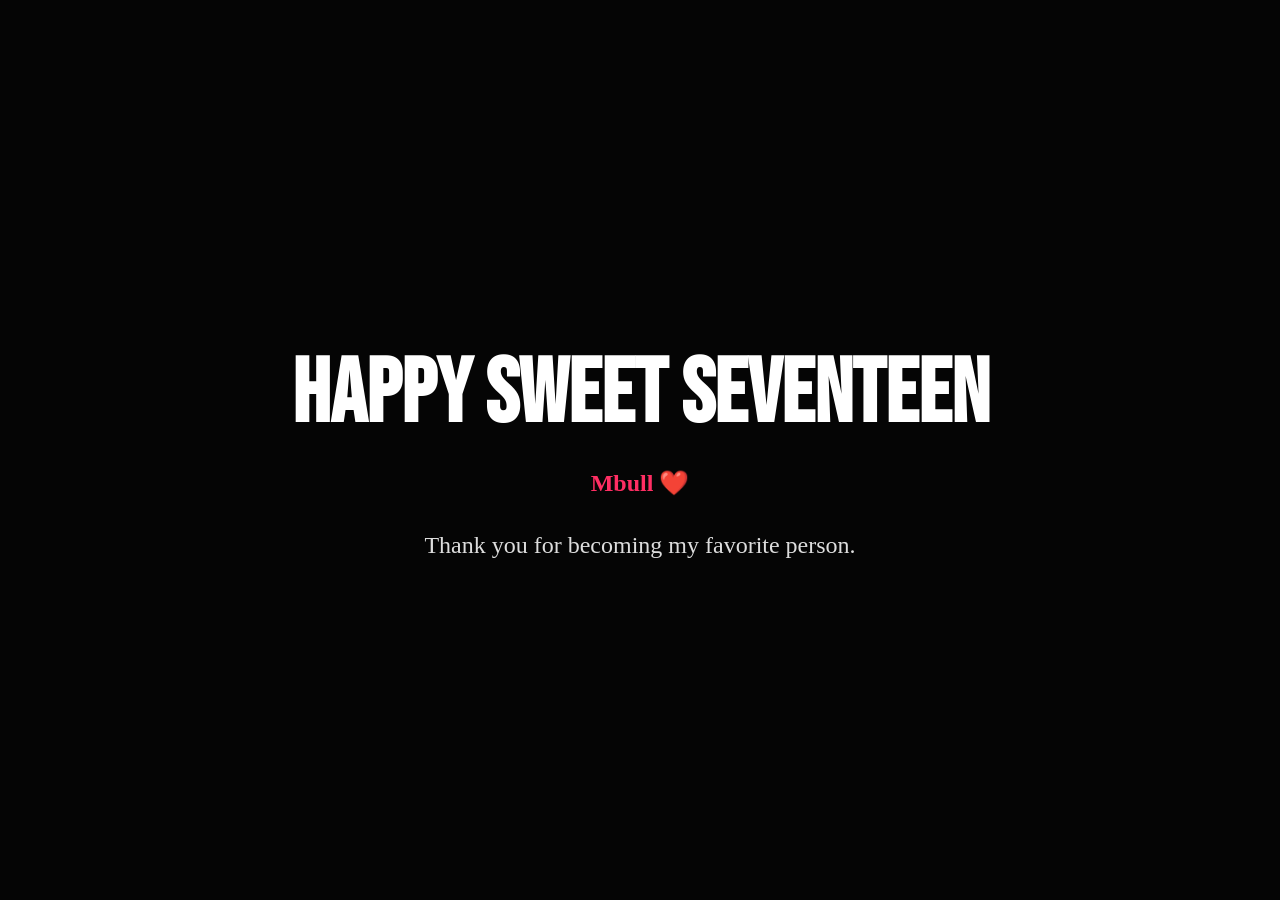
<file: pages/finale.html>
<!DOCTYPE html>
<html lang="en">

<head>

    <meta charset="UTF-8">
    <meta name="viewport" content="width=device-width, initial-scale=1.0">

    <title>Chapter III | The Little Things</title>

    <link rel="stylesheet" href="../css/style.css">
    <link rel="stylesheet" href="../css/animations.css">

</head>
<body>
<section id="finale">

    <canvas id="starsCanvas"></canvas>

    <div class="final-content">

        <h1>Happy Sweet Seventeen</h1>

        <h2>Mbull ❤️</h2>

        <p>

            Thank you for becoming
            my favorite person.

        </p>

    </div>

</section>

<script src="../js/cursor.js"></script>
<script src="../js/main.js"></script>

</body>
</file>
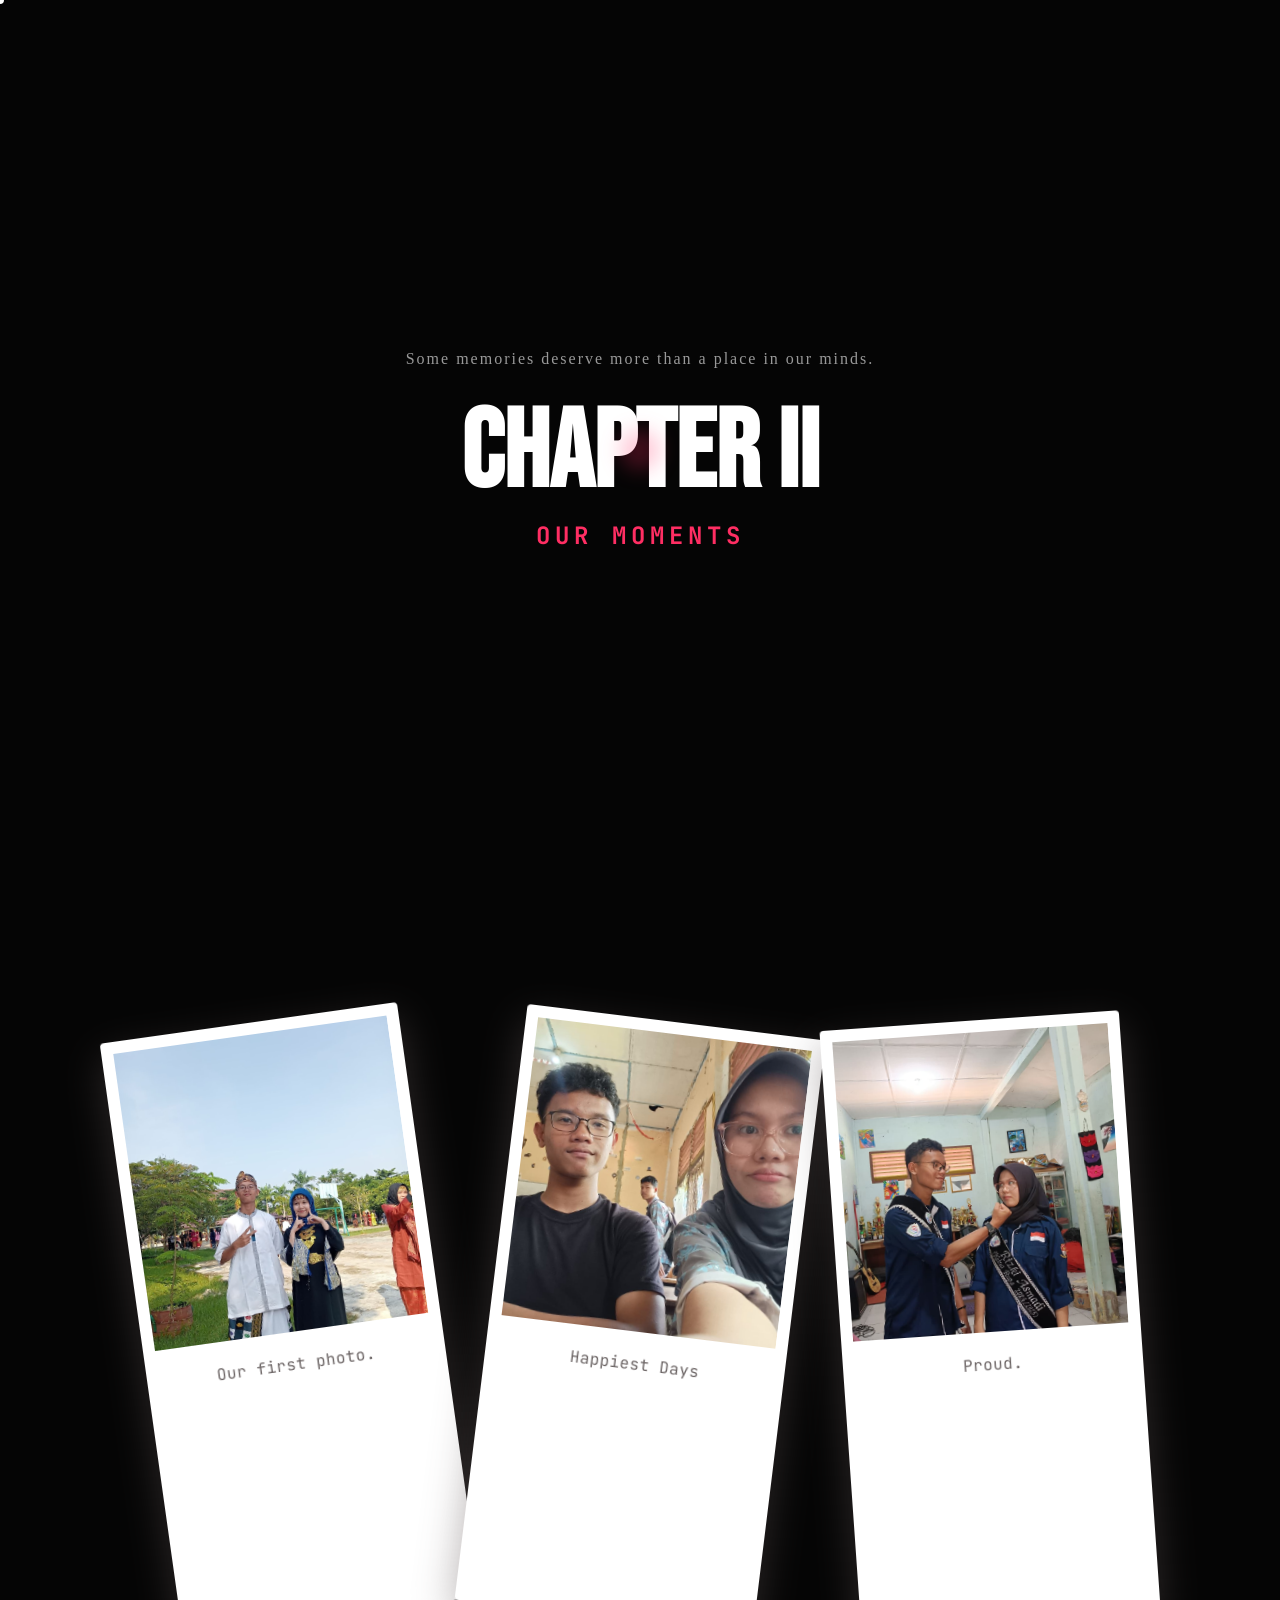
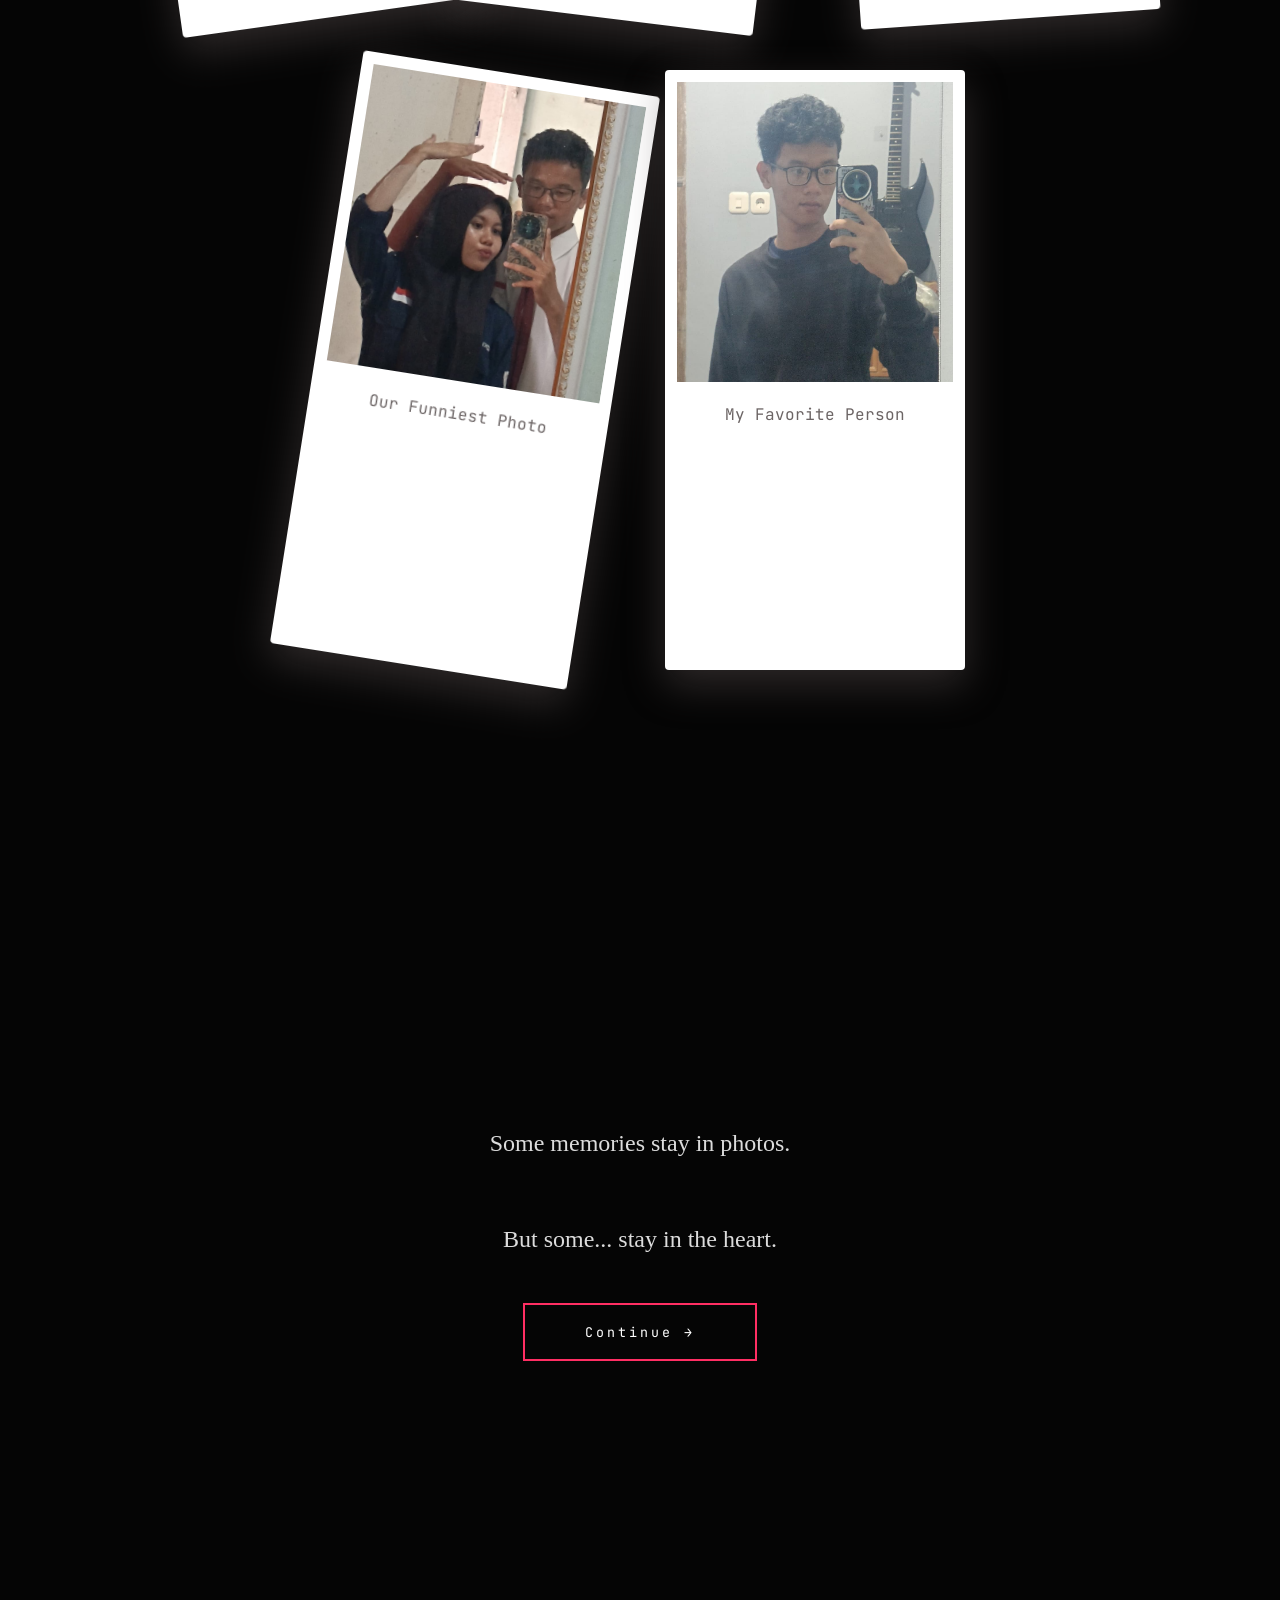
<file: pages/gallery.html>
<!DOCTYPE html>
<html lang="en">

<head>

    <meta charset="UTF-8">
    <meta name="viewport" content="width=device-width, initial-scale=1.0">

    <title>Chapter II | Our Moments</title>

    <link rel="stylesheet" href="../css/style.css">
    <link rel="stylesheet" href="../css/animations.css">

</head>

<body>

<section id="gallery-intro">

    <div class="gallery-title">

        <p>Some memories deserve more than a place in our minds.</p>

        <h1>CHAPTER II</h1>

        <h2>OUR MOMENTS</h2>

    </div>

</section>

<section id="gallery-container">

    <div class="polaroid">

    <div class="polaroid-inner">

        <!-- FRONT -->
        <div class="polaroid-front">

            <img src="../assets/images/photo1.jpeg">

            <p>Our first photo.</p>

        </div>

        <!-- BACK -->
        <div class="polaroid-back">

            <h3>The Beginning</h3>

            <p>Before We Were "Us"
                We weren't close yet.
                We only knew each other's names.
                That day, we were both wearing our parents' clothes for an event, and I don't think either of us realized that we'd be standing here someday.
                Looking back at this photo now...
                maybe our story had already started long before we noticed it.
            </p>

        </div>

    </div>

</div>

    <div class="polaroid">

    <div class="polaroid-inner">

        <!-- FRONT -->
        <div class="polaroid-front">

            <img src="../assets/images/photo2.jpeg">

            <p>Happiest Days</p>

        </div>

        <!-- BACK -->
        <div class="polaroid-back">

            <h3>One of My Happiest Days</h3>

            <p>Just UNO, But So Much More
                It was only a free period at school.
                We played UNO, sat next to each other, laughed over the smallest things, and took this selfie together.
                Nothing extraordinary happened that day.
                Yet somehow...
                it became one of my favorite memories with you.
                Funny how the simplest moments can become the happiest ones.
            </p>

        </div>

    </div>

</div>

    <div class="polaroid">

    <div class="polaroid-inner">

        <!-- FRONT -->
        <div class="polaroid-front">

            <img src="../assets/images/photo3.jpeg">

            <p>Proud.</p>

        </div>

        <!-- BACK -->
        <div class="polaroid-back">

            <h3>A Moment I'm Proud Of</h3>

            <p>Standing Beside You
                This was the day you officially handed over your position.
                We both wore our uniforms and our sashes, and I couldn't stop thinking about how proud I was to see you there.
                You looked so confident.
                So cool.
                And honestly...
                I couldn't take my eyes off you.
            </p>

        </div>

    </div>

</div>

    <div class="polaroid">

    <div class="polaroid-inner">

        <!-- FRONT -->
        <div class="polaroid-front">

            <img src="../assets/images/photo4.jpeg">

            <p>Our Funniest Photo</p>

        </div>

        <!-- BACK -->
        <div class="polaroid-back">

            <h3>Our Funniest Photo</h3>

            <p>Who's Taller?
                I still laugh every time I look at this picture.
                We were secretly comparing our heights without saying much, and somehow this silly moment became one of the cutest photos we have.
                It's not perfect.
                It's not planned.
                But that's exactly why I love it.
            </p>

        </div>

    </div>

</div>

    <div class="polaroid">

    <div class="polaroid-inner">

        <!-- FRONT -->
        <div class="polaroid-front">

            <img src="../assets/images/photo5.jpeg">

            <p>My Favorite Person</p>

        </div>
 
        <!-- BACK -->
        <div class="polaroid-back">

            <h3>My Favorite Person</h3>

            <p>You.
                Out of all the photos in this little website...
                this one is my favorite.
                Not because it's the best picture.
                But because it has the person who slowly became my safest place, my biggest comfort, and one of the best things that ever happened to me.
                Thank you for existing.
                And thank you...
                for choosing to stay.
            </p>

        </div>

    </div>

</div>

</section>

<section id="gallery-end">

    <p>
        Some memories stay in photos.
        <br><br>
        But some...
        stay in the heart.
    </p>

    <button id="nextLittle">
        Continue →
    </button>

</section>

<div id="cursor"></div>
<div id="cursor-glow"></div>

<script src="../js/cursor.js"></script>
<script src="../js/gallery.js"></script>

</body>

</html>
</file>
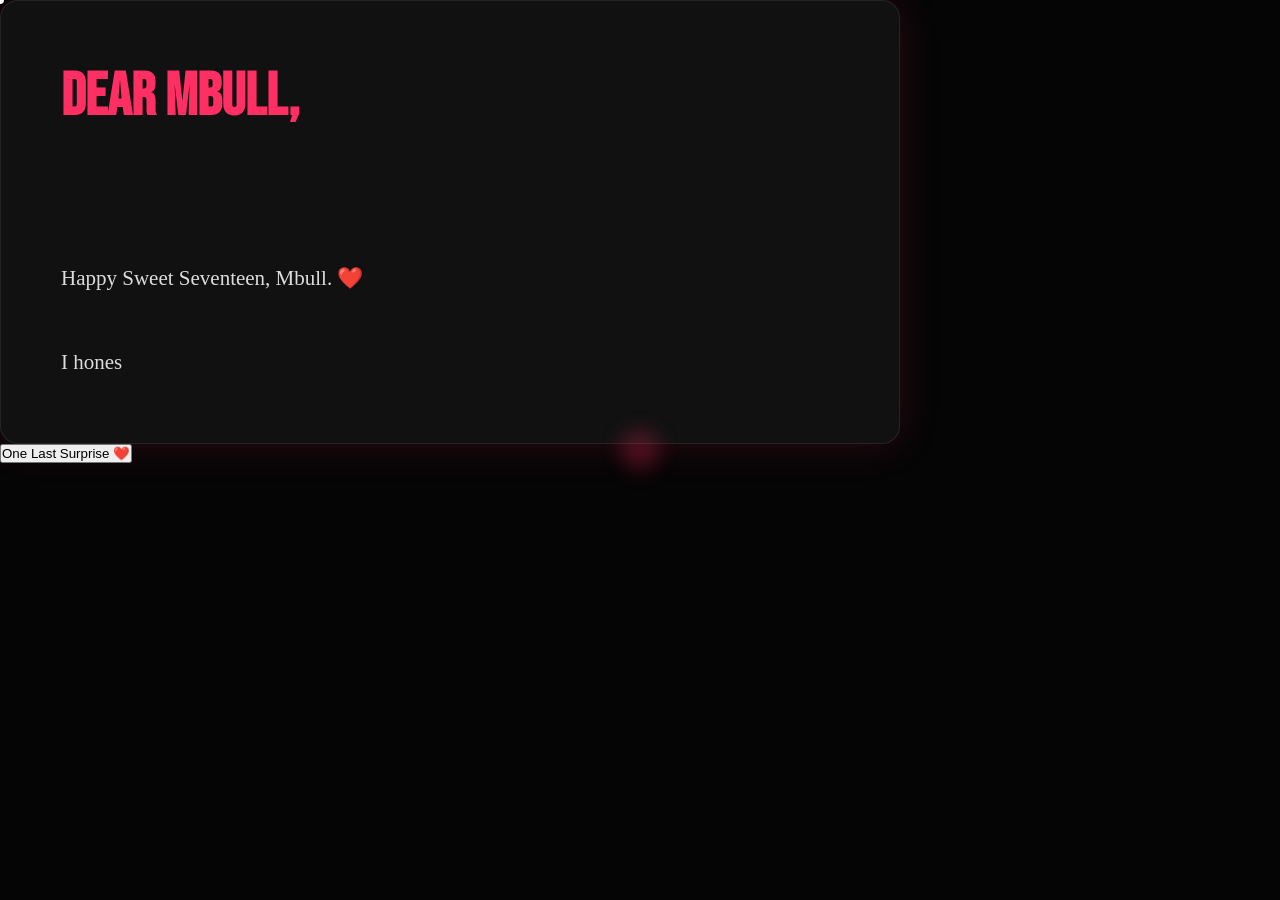
<file: pages/letter.html>
<!DOCTYPE html>
<html lang="en">

<head>

<meta charset="UTF-8">
<meta name="viewport" content="width=device-width, initial-scale=1.0">

<title>Secret Letter</title>

<link rel="stylesheet" href="../css/style.css">
<link rel="stylesheet" href="../css/animations.css">

</head>

<body>

<div id="cursor"></div>
<div id="cursor-glow"></div>

<section id="letter">

    <div class="letter-paper">

        <h1>Dear Mbull,</h1>

        <p id="typing"></p>

    </div>

</section>

<button id="finalBtn">
    One Last Surprise ❤️
</button>

<script src="../js/cursor.js"></script>
<script src="../js/letter.js"></script>

</body>

</html>
</file>
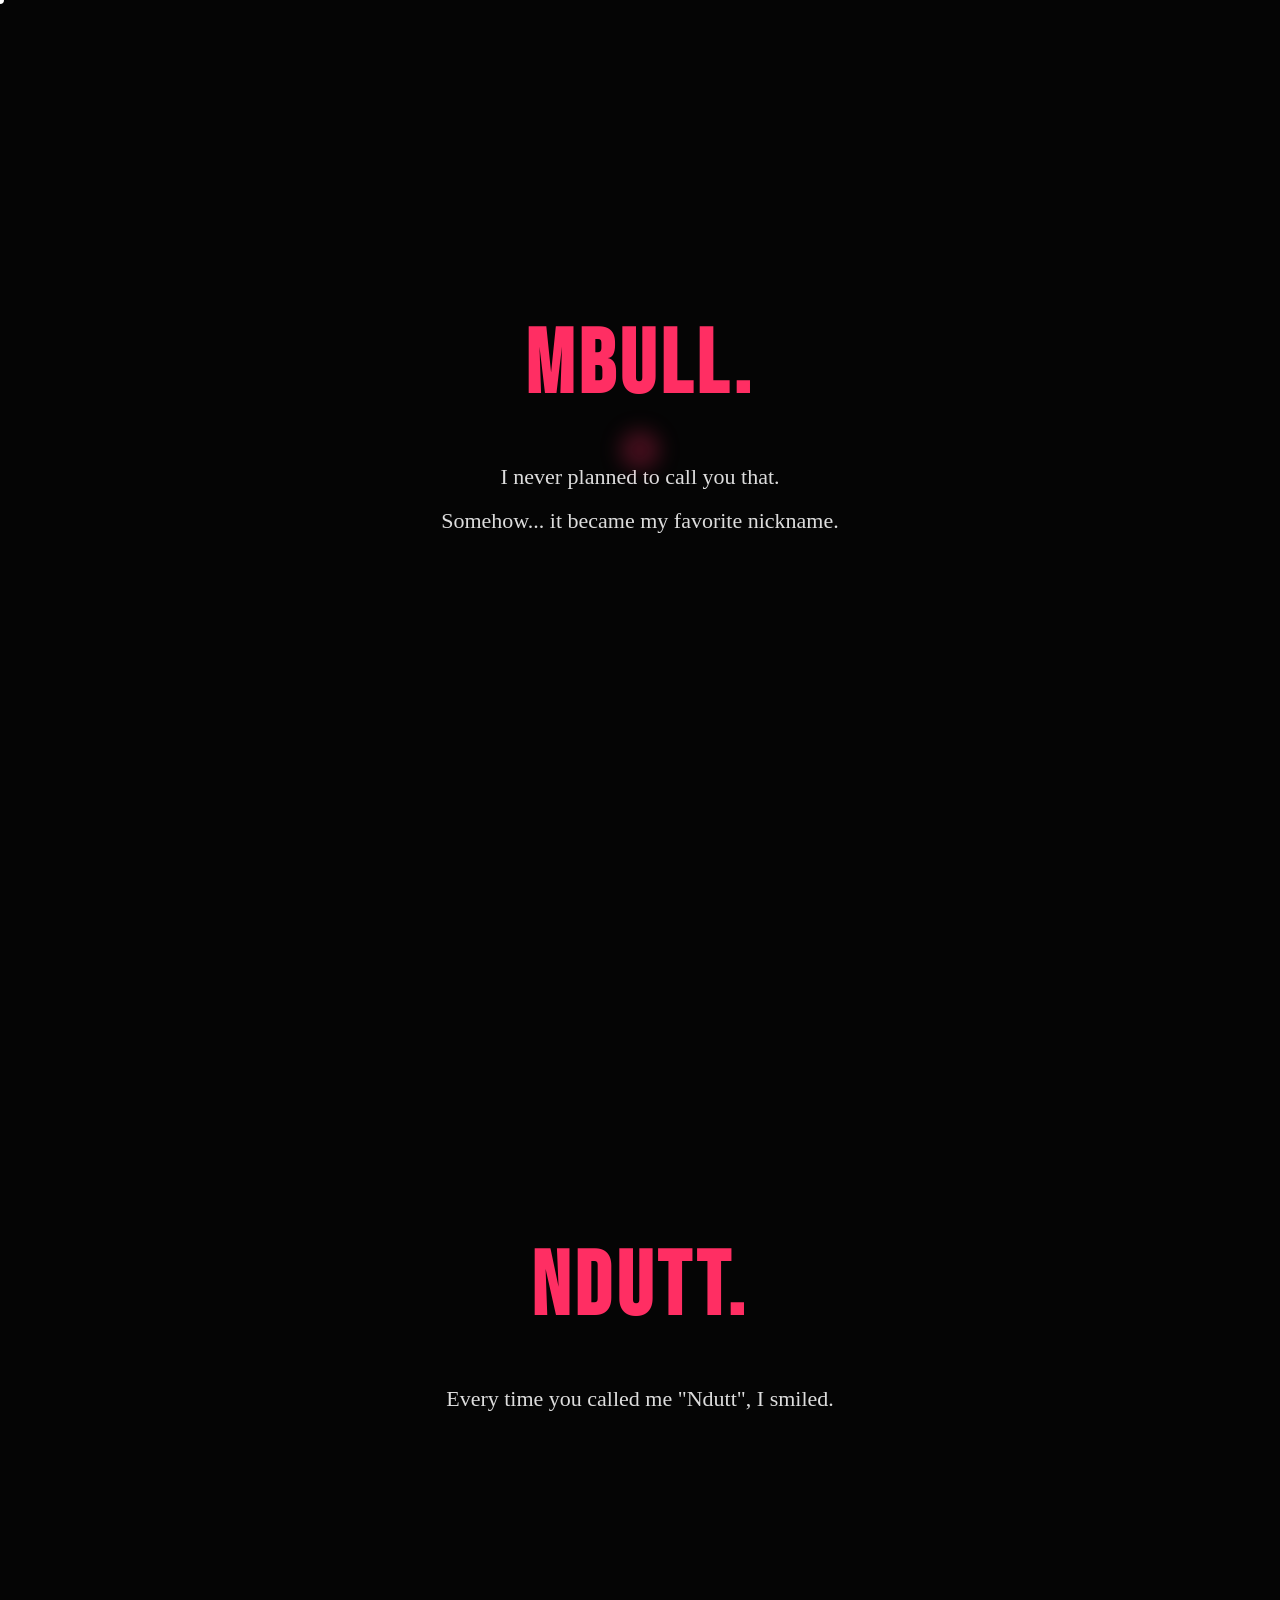
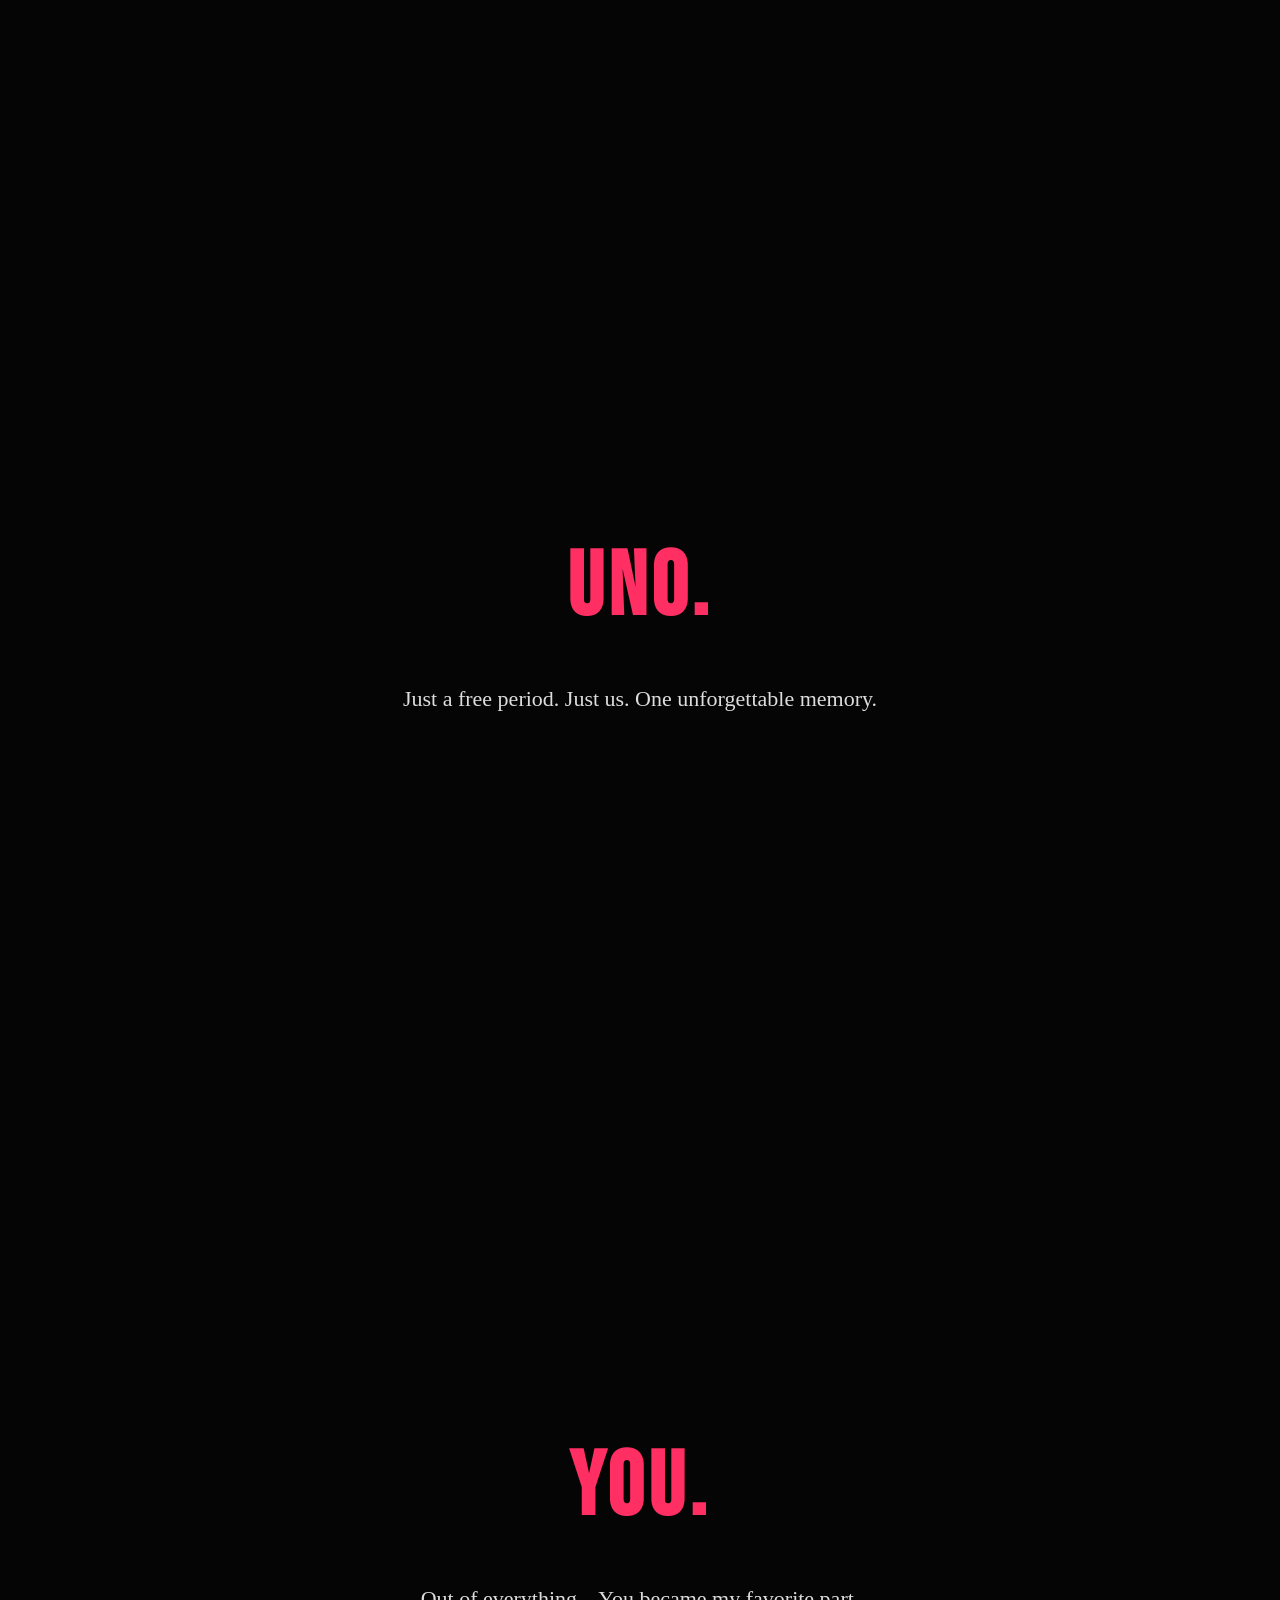
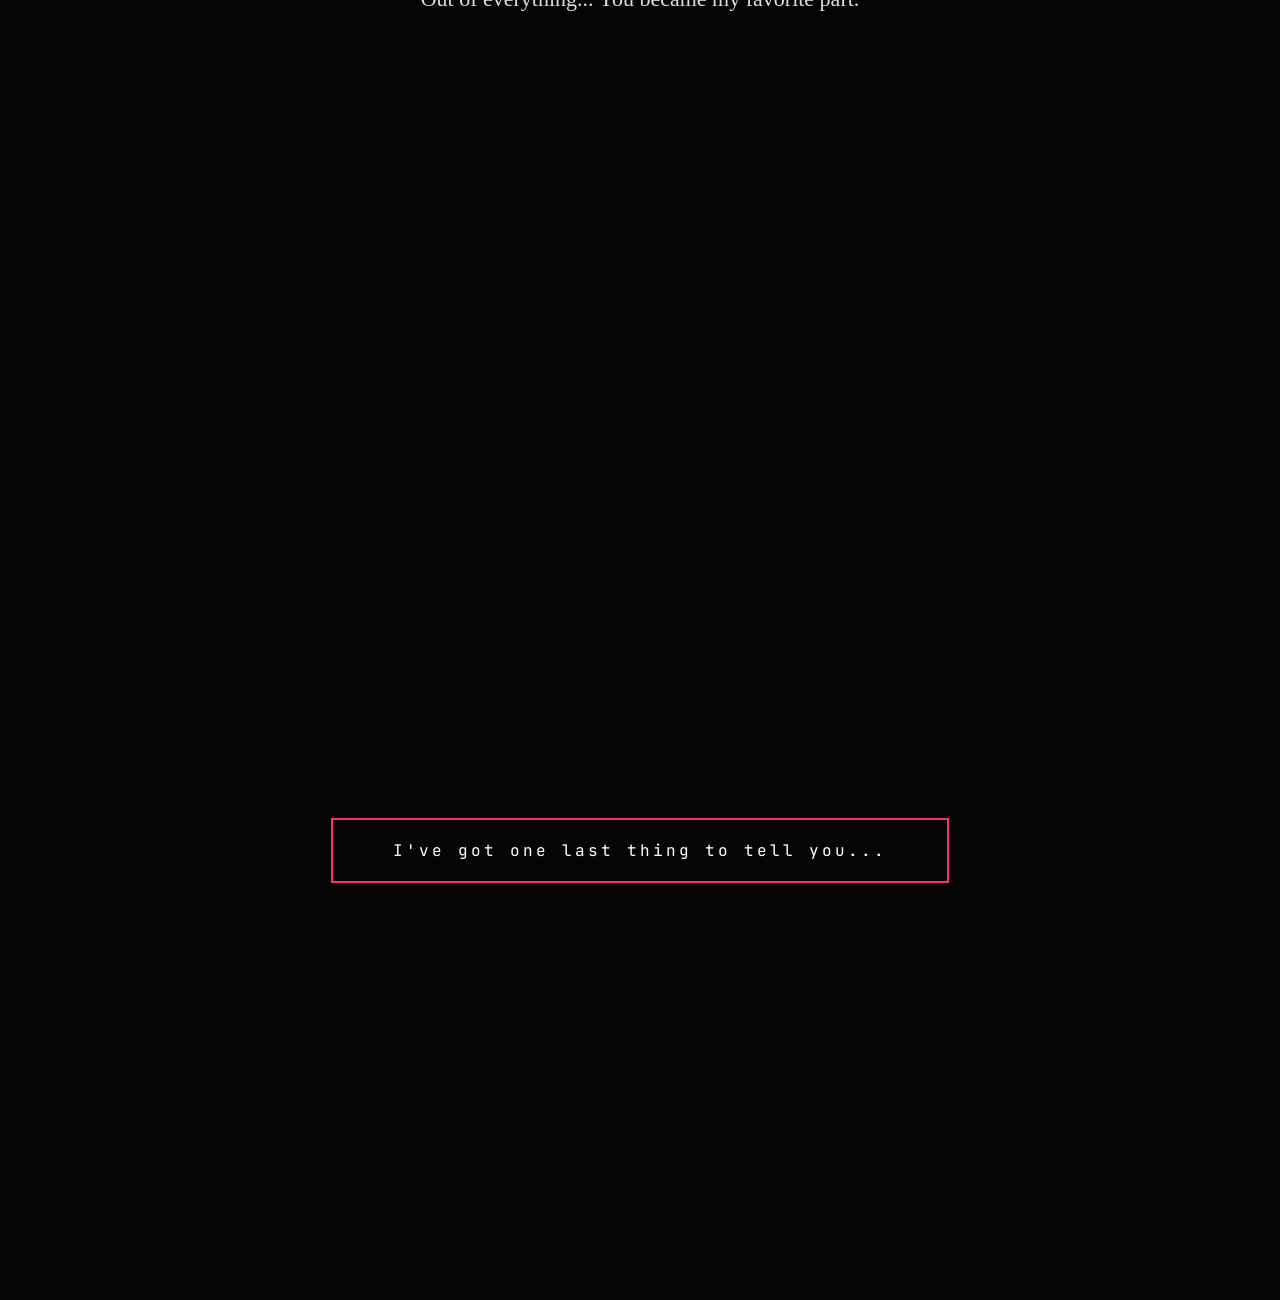
<file: pages/little-things.html>
<!DOCTYPE html>
<html lang="en">

<head>

    <meta charset="UTF-8">
    <meta name="viewport" content="width=device-width, initial-scale=1.0">

    <title>Chapter III | The Little Things</title>

    <link rel="stylesheet" href="../css/style.css">
    <link rel="stylesheet" href="../css/animations.css">

</head>
<body>

<section class="slide">
    <div class="content">
        <h1>Mbull.</h1>
        <p>
            I never planned to call you that.
            <br>
            Somehow...
            it became my favorite nickname.
        </p>
    </div>
</section>

<section class="slide">
    <div class="content">
        <h1>Ndutt.</h1>
        <p>
            Every time you called me "Ndutt",
            I smiled.
        </p>
    </div>
</section>

<section class="slide">
    <div class="content">
        <h1>UNO.</h1>
        <p>
            Just a free period.
            Just us.
            One unforgettable memory.
        </p>
    </div>
</section>

<section class="slide">
    <div class="content">
        <h1>You.</h1>
        <p>
            Out of everything...
            You became
            my favorite part.
        </p>
    </div>
</section>

<section class="ending">

<button id="letterBtn">

    <span></span>

    I've got one last thing to tell you...

</button>

</section>
<div id="cursor"></div>
<div id="cursor-glow"></div>

<script src="../js/little-things.js"></script>
<script src="../js/cursor.js"></script>
</body>
</file>
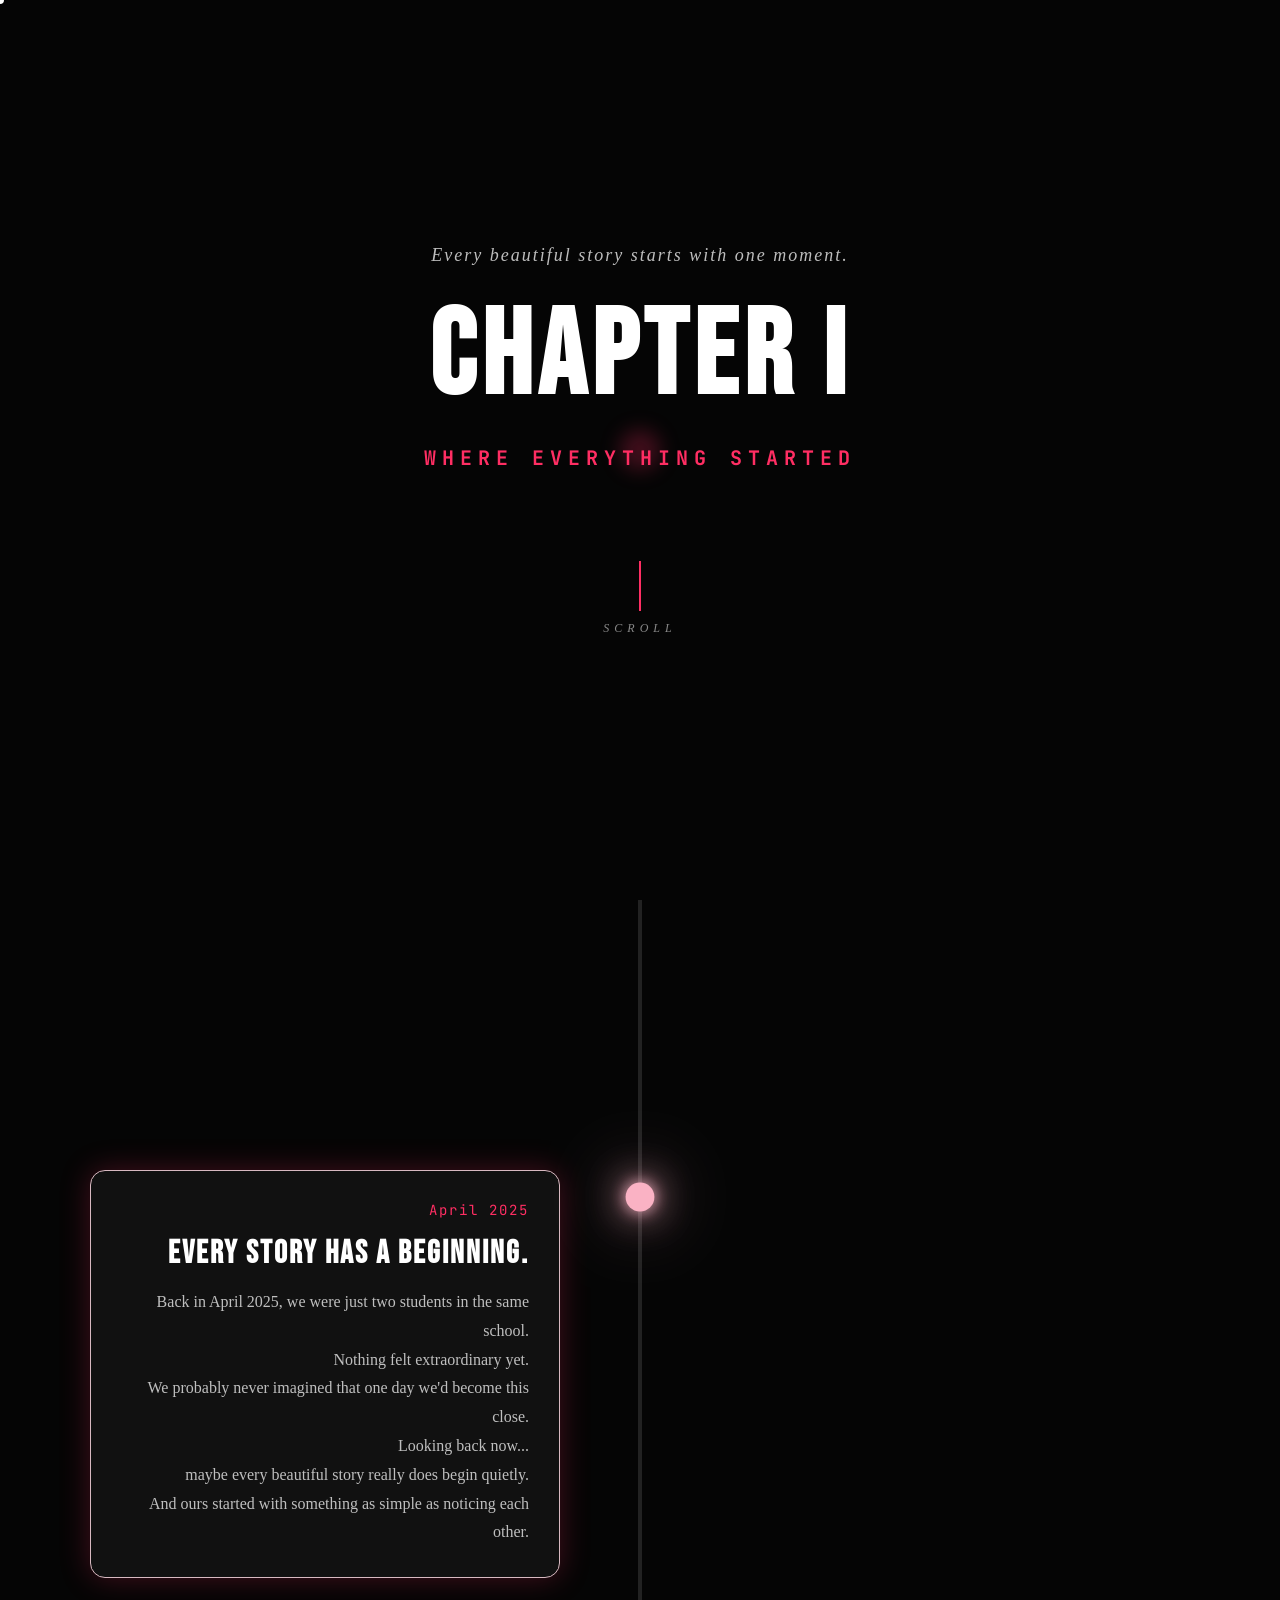
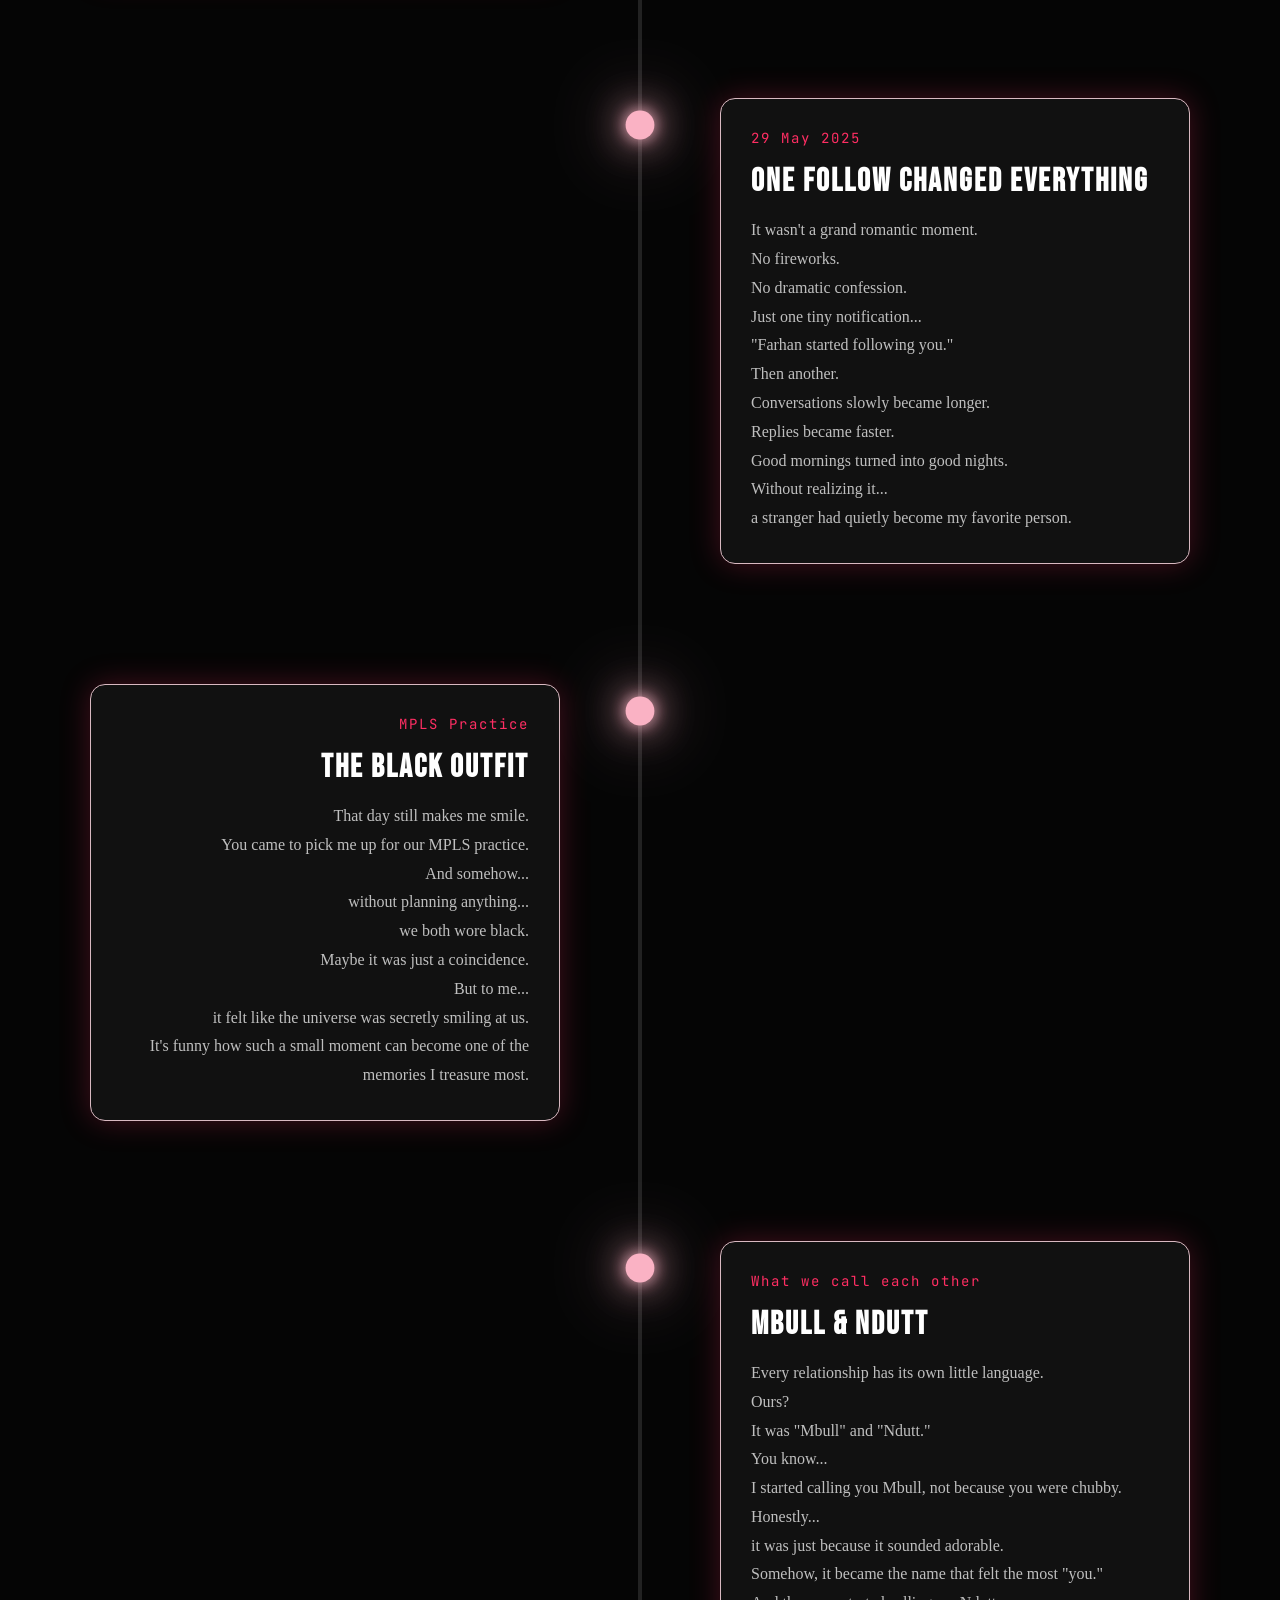
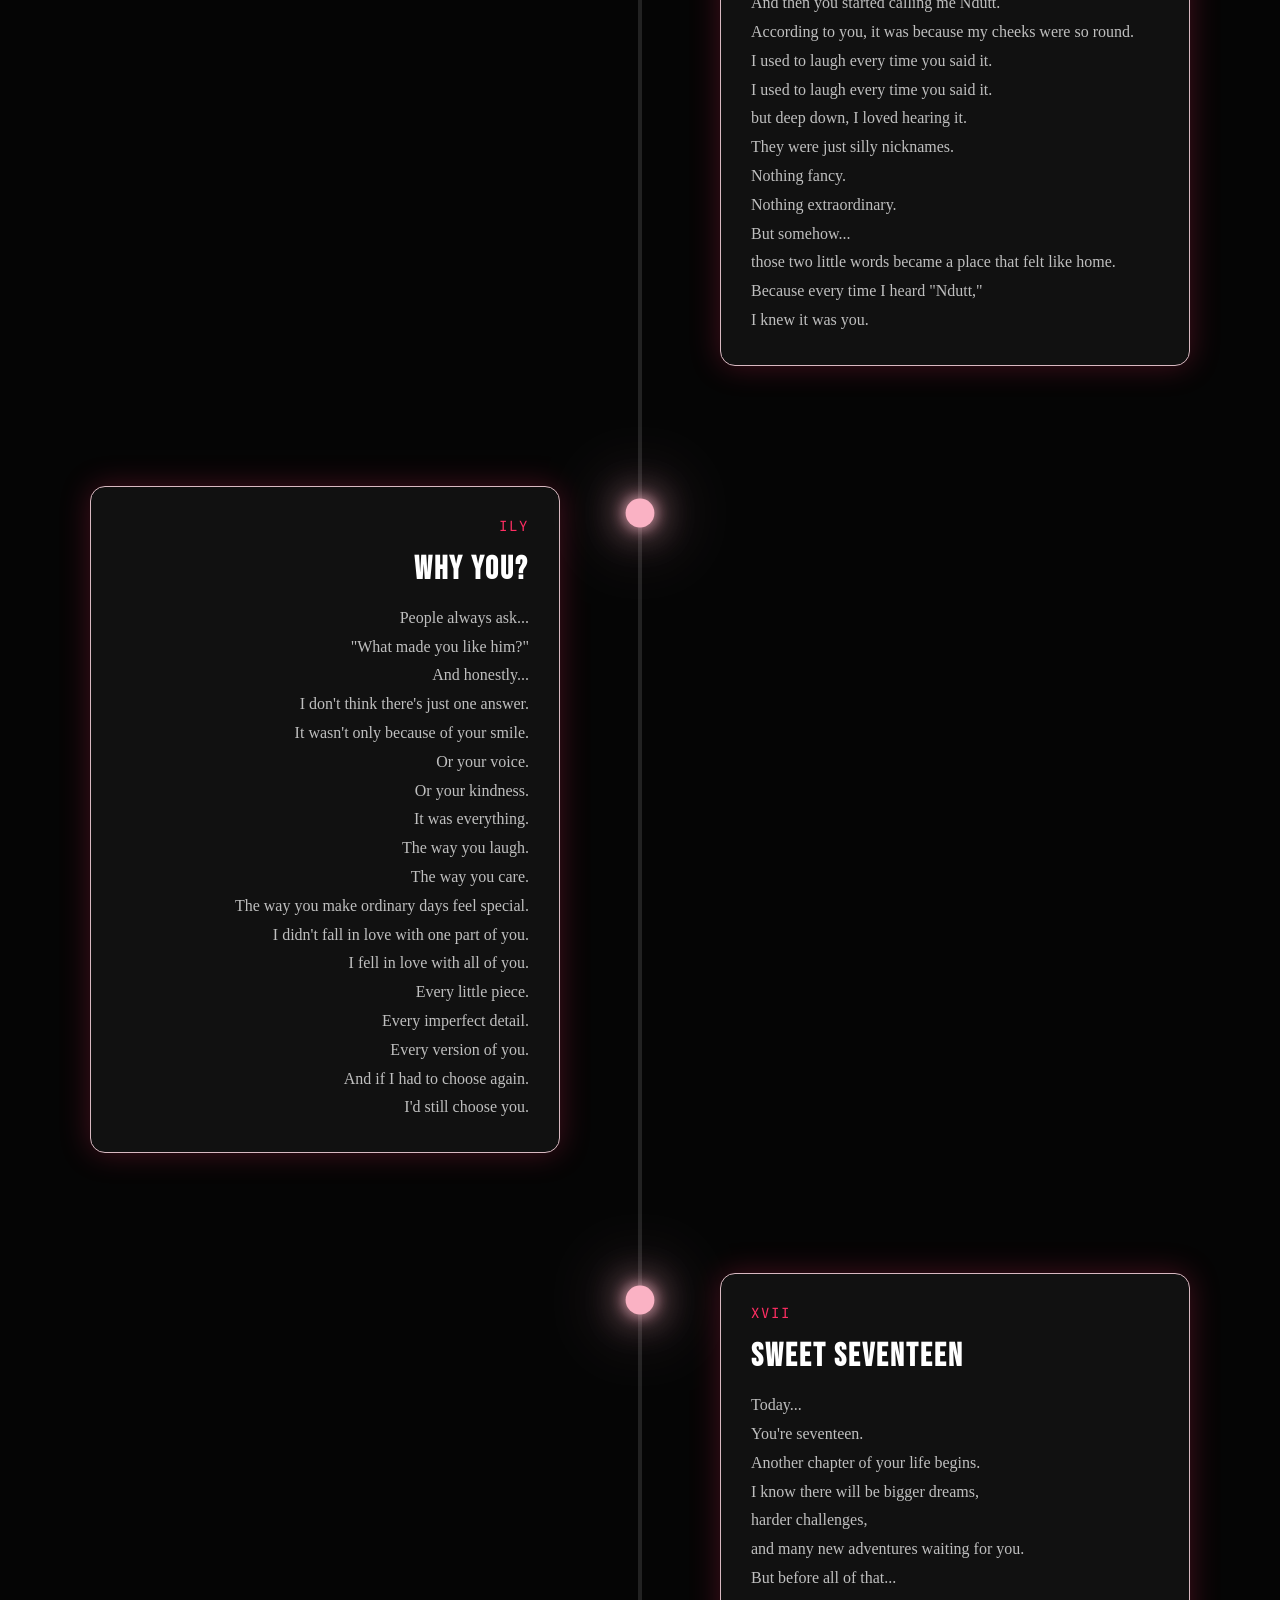
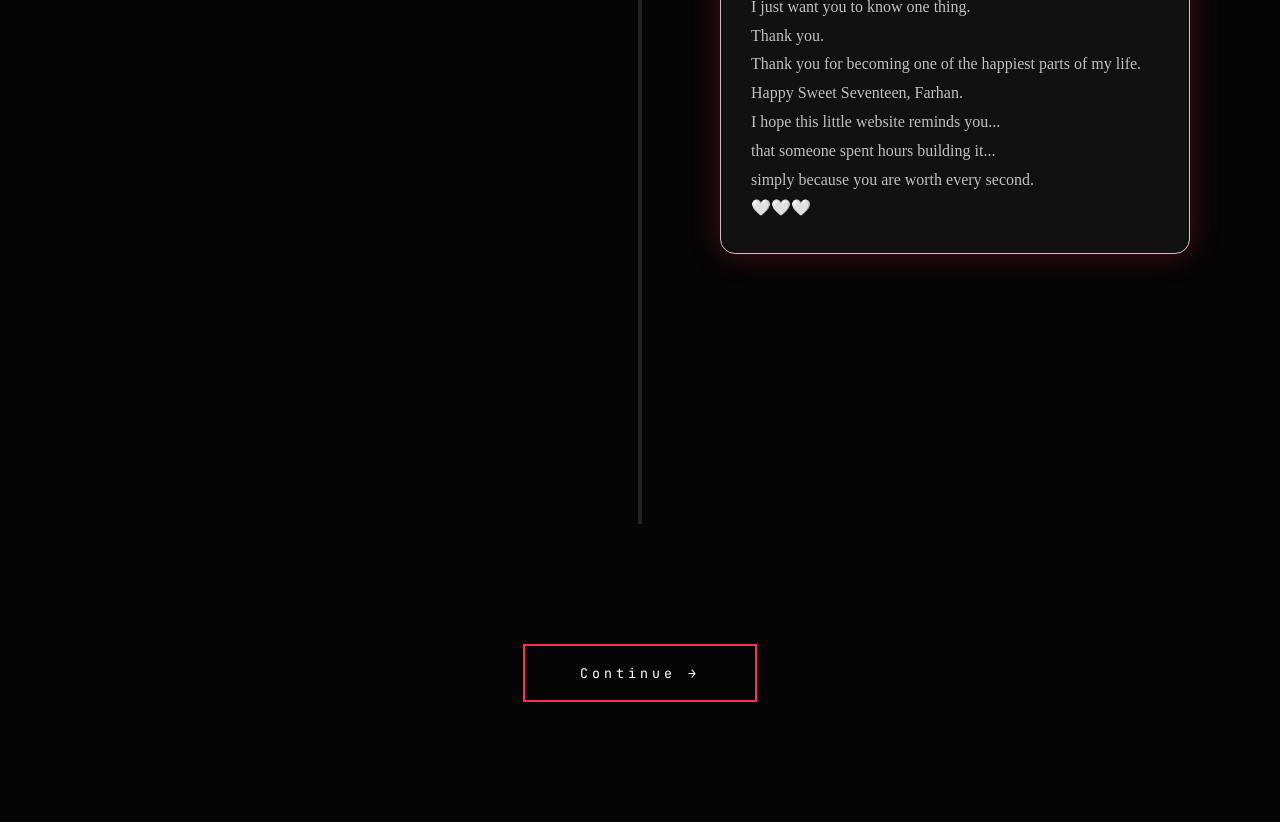
<file: pages/memories.html>
<!DOCTYPE html>
<html lang="en">

<head>

    <meta charset="UTF-8">
    <meta name="viewport" content="width=device-width, initial-scale=1.0">

    <title>Chapter I | Memories</title>

    <link rel="stylesheet" href="../css/style.css">
    <link rel="stylesheet" href="../css/animations.css">

</head>

<body>
<div class="stars"></div>
<div id="progress-bar"></div>
<section id="chapter-intro">

    <div class="intro-text">

        <p class="small">
            Every beautiful story starts with one moment.
        </p>

        <h1>CHAPTER I</h1>

        <h2>WHERE EVERYTHING STARTED</h2>

        <div class="scroll-indicator">

            <span></span>

            <p>SCROLL</p>

        </div>

    </div>

</section>

<section id="timeline">

    <div class="timeline-line"></div>

    <div class="memory-card left">

        <div class="memory-dot"></div>

        <div class="memory-content">

            <span class="date">April 2025</span>

            <h3>Every story has a beginning.</h3>

            <p>Back in April 2025, we were just two students in the same school.</p>
            <p>Nothing felt extraordinary yet.</p>
            <p>We probably never imagined that one day we'd become this close.</p>
            <p>Looking back now...</p>
            <p>maybe every beautiful story really does begin quietly.</p>
            <p>And ours started with something as simple as noticing each other.</p>
            </p>

        </div>

    </div>

    <div class="memory-card right">

        <div class="memory-dot"></div>

        <div class="memory-content">

            <span class="date">29 May 2025</span>

            <h3>One Follow Changed Everything</h3>

            <p>It wasn't a grand romantic moment.</p>
            <p>No fireworks.</p>
            <p>No dramatic confession.</p>
            <p>Just one tiny notification...</p>
            <p>"Farhan started following you."</p>
            <p>Then another.</p>
            <p>Conversations slowly became longer.</p>
            <p>Replies became faster.</p>
            <p>Good mornings turned into good nights.</p>
            <p>Without realizing it...</p>
            <p>a stranger had quietly become my favorite person.
            </p>

        </div>

    </div>

    <div class="memory-card left">

        <div class="memory-dot"></div>

        <div class="memory-content">

            <span class="date">MPLS Practice</span>

            <h3>The Black Outfit</h3>

            <p>That day still makes me smile.</p>
            <p>You came to pick me up for our MPLS practice.</p>
            <p>And somehow...</p>
            <p>without planning anything...</p>
            <p>we both wore black.</p>
            <p>Maybe it was just a coincidence.</p>
            <p>But to me...</p>
            <p>it felt like the universe was secretly smiling at us.</p>
            <p>It's funny how such a small moment can become one of the memories I treasure most.
            </p>

        </div>

    </div>

     <div class="memory-card right">

        <div class="memory-dot"></div>

        <div class="memory-content">

            <span class="date">What we call each other</span>

            <h3>Mbull & Ndutt</h3>

            <p>Every relationship has its own little language.</p>
            <p>Ours?</p>
            <p>It was "Mbull" and "Ndutt."</p>
            <p>You know...</p>
            <p>I started calling you Mbull, not because you were chubby.</p>
            <p>Honestly...</p>
            <p>it was just because it sounded adorable.</p>
            <p>Somehow, it became the name that felt the most "you."</p>
            <p>And then you started calling me Ndutt.</p>
            <p>According to you, it was because my cheeks were so round.</p>
            <p>I used to laugh every time you said it.</p>
            <p>I used to laugh every time you said it.</p>
            <p>but deep down, I loved hearing it.</p>
            <p>They were just silly nicknames.</p>
            <p>Nothing fancy.</p>
            <p>Nothing extraordinary.</p>
            <p>But somehow...</p>
            <p>those two little words became a place that felt like home.</p>
            <p>Because every time I heard "Ndutt,"</p>
            <p>I knew it was you.</p>

        </div>

    </div>

        <div class="memory-card left">

        <div class="memory-dot"></div>

        <div class="memory-content">

            <span class="date">ILY</span>

            <h3>Why You?</h3>

            <p>People always ask...</p>
            <p>"What made you like him?"</p>
            <p>And honestly...</p>
            <p>I don't think there's just one answer.</p>
            <p>It wasn't only because of your smile.</p>
            <p>Or your voice.</p>
            <p>Or your kindness.</p>
            <p>It was everything.</p>
            <p>The way you laugh.</p>
            <p>The way you care.</p>
            <p>The way you make ordinary days feel special.</p>
            <p>I didn't fall in love with one part of you.</p>
            <p>I fell in love with all of you.</p>
            <p>Every little piece.</p>
            <p>Every imperfect detail.</p>
            <p>Every version of you.</p>
            <p>And if I had to choose again.</p>
            <p>I'd still choose you.</p>
        
        </div>

    </div>

    <div class="memory-card right">

        <div class="memory-dot"></div>

        <div class="memory-content">

            <span class="date">XVII</span>

            <h3>Sweet Seventeen</h3>

            <p>Today...</p>
            <p>You're seventeen.</p>
            <p>Another chapter of your life begins.</p>
            <p>I know there will be bigger dreams,</p>
            <p>harder challenges,</p>
            <p>and many new adventures waiting for you.</p>
            <p>But before all of that...</p>
            <p>I just want you to know one thing.</p>
            <p>Thank you.</p>
            <p>Thank you for becoming one of the happiest parts of my life.</p>
            <p>Happy Sweet Seventeen, Farhan.</p>
            <p>I hope this little website reminds you...</p>
            <p>that someone spent hours building it...</p>
            <p>simply because you are worth every second.</p>
            <p>🤍🤍🤍</p>

        </div>

    </div>


</section>

<div class="next-section">

    <button id="nextGallery">

        Continue →

    </button>

</div>

<div id="cursor"></div>
<div id="cursor-glow"></div>

<script src="../js/memories.js"></script>
<script src="../js/cursor.js"></script>

</html>
</file>
<file: css/style.css>
/* ========================= */
/* GOOGLE FONT */
/* ========================= */

@import url('https://fonts.googleapis.com/css2?family=Bebas+Neue&family=JetBrains+Mono:wght@400;700&family=Poppins:wght@300;400;600&display=swap');

/* ========================= */
/* RESET */
/* ========================= */

*{
    margin:0;
    padding:0;
    box-sizing:border-box;
}

html{
    scroll-behavior:smooth;
}

body{
    background:#050505;
    color:white;
    overflow-x:hidden;
    overflow-y:auto;
}

/* ========================= */
/* LANDING PAGE */
/* ========================= */

#landing-page{

    position:relative;

    width:100%;
    height:100vh;

    display:flex;
    justify-content:center;
    align-items:center;

    overflow:hidden;

}

/* Overlay */

.overlay{
    position:absolute;
    inset:0;

    background:
    linear-gradient(rgba(0,0,0,.2),rgba(0,0,0,.75));

    z-index:1;
}

/* Content */

.content{
    position:relative;
    z-index:2;

    display:flex;
    flex-direction:column;
    justify-content:center;
    align-items:center;

    text-align:center;

    width:100%;
    height:100%;

    padding:20px;
}

.content h2{

    font-family:'JetBrains Mono',monospace;

    color:#ff2e63;

    letter-spacing:8px;

    margin-bottom:20px;

    font-size:18px;
}

.content h1{

    font-family:'Bebas Neue',sans-serif;

    font-size:90px;

    letter-spacing:5px;

    margin-bottom:15px;
}

.content p{

    color:#cfcfcf;

    font-size:18px;

    line-height:1.8;

    margin-bottom:45px;
}

/* ========================= */
/* ENTER BUTTON */
/* ========================= */

#enterBtn{

    position:relative;

    overflow:hidden;

    padding:18px 65px;

    background:transparent;

    color:white;

    border:2px solid #FF2E63;

    cursor:pointer;

    letter-spacing:6px;

    font-family:'JetBrains Mono',monospace;

    transition:.35s;

}

#enterBtn span{

    position:absolute;

    left:-120%;

    top:0;

    width:60%;

    height:100%;

    background:

    linear-gradient(
    90deg,
    transparent,
    rgba(255,255,255,.5),
    transparent);

    transform:skewX(-30deg);

}

#enterBtn:hover{

    transform:translateY(-4px);

    box-shadow:

    0 0 20px #FF2E63,

    0 0 60px #FF2E63;

}

#enterBtn:hover span{

    left:180%;

    transition:.8s;

}

/* ========================= */
/* BACKGROUND GLOW */
/* ========================= */

.bg-glow{

    position:absolute;

    top:50%;
    left:50%;

    width:700px;
    height:700px;

    transform:translate(-50%,-50%);

    border-radius:50%;

    background:radial-gradient(
        circle,
        rgba(255,46,99,.18),
        transparent 70%
    );

    filter:blur(80px);

    z-index:0;

    animation:glowMove 12s ease-in-out infinite;
}

#particles{
    position: absolute;
    inset: 0;

    width: 100%;
    height: 100%;

    z-index: 0;

    pointer-events: none;

    display: block;
}

/* ========================= */
/* CUSTOM CURSOR */
/* ========================= */

@media (pointer: fine) {
    body {
        cursor: none;
    }
}

#cursor{
    position: fixed;
    top: 0;
    left: 0;

    width: 8px;
    height: 8px;

    background: white;

    border-radius: 50%;

    pointer-events: none;

    z-index: 999999;

    transform: translate(-50%, -50%);
}

#cursor-glow{
    position: fixed;
    top: 0;
    left: 0;

    width: 40px;
    height: 40px;

    border-radius: 50%;

    background: rgba(255,46,99,.25);

    filter: blur(10px);

    pointer-events: none;

    z-index: 999998;

    transform: translate(-50%, -50%);
}

/* ========================= */
/* TRANSITION SCREEN */
/* ========================= */

#transition-screen{

    position:fixed;
    inset:0;

    background:#000;

    display:flex;
    justify-content:center;
    align-items:center;

    opacity:0;
    visibility:hidden;

    transition:opacity .8s ease;

    z-index:9999;

}

#transition-screen.active{

    opacity:1;
    visibility:visible;

}

.chapter-content{

    text-align:center;

    opacity:0;

    transform:translateY(30px);

    transition:all .8s ease;

}

#transition-screen.active .chapter-content{

    opacity:1;

    transform:translateY(0);

}

.chapter-content p{

    color:#bbbbbb;

    font-style:italic;

    margin-bottom:18px;

    letter-spacing:2px;

}

.chapter-content h2{

    font-family:'JetBrains Mono', monospace;

    color:#ff2e63;

    letter-spacing:8px;

    margin-bottom:18px;

}

.chapter-content h1{

    font-family:'Bebas Neue', sans-serif;

    font-size:72px;

    letter-spacing:5px;

}

#landing-page.fade-out{

    opacity:0;

    transform:scale(.98);

    transition:all .8s ease;

}

/* ========================= */
/* CHAPTER INTRO */
/* ========================= */

#chapter-intro{

    width:100%;
    height:100vh;

    background:#050505;

    display:flex;
    justify-content:center;
    align-items:center;

    text-align:center;

    overflow:hidden;
}

.intro-text{

    opacity:0;

    transform:translateY(40px);

    animation:introFade 2s forwards;
}

.intro-text p{

    color:#bdbdbd;

    font-style:italic;

    margin-bottom:20px;

    letter-spacing:2px;
}

.intro-text h1{

    font-family:'JetBrains Mono', monospace;

    color:#ff2e63;

    letter-spacing:10px;

    margin-bottom:20px;
}

.intro-text h2{

    font-family:'Bebas Neue', sans-serif;

    font-size:70px;

    letter-spacing:4px;
}

/* ========================= */
/* CHAPTER INTRO */
/* ========================= */

#chapter-intro{

    min-height:100vh;

    display:flex;
    justify-content:center;
    align-items:center;

    text-align:center;

    background:#050505;

    position:relative;
}

.intro-text{

    max-width:900px;

    padding:30px;

}

.small{

    color:#999;

    font-size:18px;

    letter-spacing:2px;

    margin-bottom:25px;
}

#chapter-intro h1{

    font-family:'Bebas Neue';

    font-size:120px;

    letter-spacing:6px;

    color:white;

    margin-bottom:15px;
}

#chapter-intro h2{

    font-family:'JetBrains Mono';

    color:#ff2e63;

    letter-spacing:6px;

    font-size:20px;
}


.scroll-indicator{

    margin-top:90px;

    display:flex;

    flex-direction:column;

    align-items:center;

    gap:10px;

    animation:floatArrow 2s infinite;
}

.scroll-indicator span{

    width:2px;

    height:50px;

    background:#ff2e63;
}

.scroll-indicator p{

    font-size:12px;

    letter-spacing:5px;

    color:#888;
}

/* ========================= */
/* TIMELINE */
/* ========================= */

#timeline{

    position:relative;

    width:100%;

    max-width:1100px;

    margin:auto;

    padding:150px 0;
}

.timeline-line{

    position:absolute;

    left:50%;

    top:0;

    transform:translateX(-50%);

    width:4px;

    height:100%;

    background:#222;
}

.memory-card{

    width:50%;

    position:relative;

    margin:120px 0;
}

.memory-card.left{

    left:0;

    padding-right:80px;

    text-align:right;
}

.memory-card.right{

    left:50%;

    padding-left:80px;

    text-align:left;
}

.memory-dot{

    position:absolute;

    top:18px;

    width:18px;

    height:18px;

    border-radius:50%;

    background:#ff2e63;

    box-shadow:0 0 20px #ff2e63;
}

.left .memory-dot{

    right:-9px;
}

.right .memory-dot{

    left:-9px;
}

.memory-content{

    background:#111;

    border:1px solid #333;

    padding:30px;

    border-radius:15px;

    transition:.4s;
}

.memory-content:hover{

    transform:

        translateY(-10px)

        scale(1.03);

    border-color:#ff2e63;

    box-shadow:

        0 0 35px rgba(255,46,99,.45);

}

.date{

    color:#ff2e63;

    font-family:'JetBrains Mono';

    font-size:14px;

    letter-spacing:2px;
}

.memory-content h3{

    margin:15px 0;

    font-size:32px;

    font-family:'Bebas Neue';

    letter-spacing:2px;
}

.memory-content p{

    color:#bfbfbf;

    line-height:1.8;
}

/* ========================= */
/* SCROLL REVEAL */
/* ========================= */

.memory-card{

    opacity:0;

    transition:
    opacity .8s ease,
    transform .8s ease;

}

.memory-card.left{

    transform:translateX(-100px);

}

.memory-card.right{

    transform:translateX(100px);

}

.memory-card.show{

    opacity:1;

    transform:translateX(0);

}

/* ========================= */
/* GALLERY INTRO */
/* ========================= */

#gallery-intro{

    height:100vh;

    display:flex;

    justify-content:center;

    align-items:center;

    text-align:center;

    background:#050505;

}

.gallery-title p{

    color:#999;

    margin-bottom:20px;

    letter-spacing:2px;

}

.gallery-title h1{

    font-family:'Bebas Neue';

    font-size:110px;

    color:white;

}

.gallery-title h2{

    color:#ff2e63;

    letter-spacing:5px;

    font-family:'JetBrains Mono';

}

.next-section{

    display:flex;

    justify-content:center;

    margin:120px 0;

}

#nextGallery{

    background:transparent;

    color:white;

    border:2px solid #ff2e63;

    padding:18px 55px;

    font-family:'JetBrains Mono';

    letter-spacing:4px;

    cursor:pointer;

    transition:.4s;

}

#nextGallery:hover{

    background:#ff2e63;

    transform:translateY(-5px);

    box-shadow:0 0 25px #ff2e63;

}

/* ACTIVE MEMORY */

.memory-dot{

    transition:.4s;

}

.memory-card.show .memory-dot{

    transform:scale(1.6);

    background:#fab2c4;

    box-shadow:

        0 0 10px #fab2c4,

        0 0 25px #fab2c4,

        0 0 50px #fab2c4;

}

.memory-card.show .memory-content{

    border-color:#d8b9c1;

    box-shadow:

        0 0 30px rgba(255,46,99,.25);

}

.stars{

    position:fixed;

    inset:0;

    background-image:

        radial-gradient(white 1px, transparent 1px);

    background-size:80px 80px;

    opacity:.08;

    pointer-events:none;

    animation:starsMove 50s linear infinite;

}

#progress-bar{

    position:fixed;

    top:0;
    left:0;

    width:0%;

    height:4px;

    background:#e4b5c1;

    z-index:99999;

    box-shadow:0 0 15px #e4b5c1;

}

#gallery-container{

    min-height:100vh;

    display:flex;

    justify-content:center;

    align-items:center;

    gap:50px;

    flex-wrap:wrap;

    padding:120px;

}

.polaroid{

    width:300px;
    height:600px;

    perspective:1000px;

    background:white;

    padding:12px 12px 60px;

    border-radius:4px;

    box-shadow:

        0 15px 40px rgba(95, 85, 85, 0.45);

    transition:.45s;

    cursor:pointer;

}

.polaroid img{

    width:100%;

    height:300px;

    object-fit:cover;

}

.polaroid p{

    color:#6c6565;

    text-align:center;

    margin-top:18px;

    font-family:'JetBrains Mono';

}

.polaroid:nth-child(1){

    transform:rotate(-8deg);

}

.polaroid:nth-child(2){

    transform:rotate(7deg);

}

.polaroid:nth-child(3){

    transform:rotate(-4deg);

}

.polaroid:nth-child(4){

    transform:rotate(9deg);

}

.polaroid:hover{

    transform:

        scale(1.08)

        rotate(0deg);

    z-index:100;

}

.polaroid-inner{

    width:100%;
    height:100%;

    position:relative;

    transform-style:preserve-3d;

    transition:0.8s;

}

.polaroid.flip .polaroid-inner{

    transform:rotateY(180deg);

}

.polaroid-front,
.polaroid-back{

    position:absolute;

    inset:0;

    backface-visibility:hidden;

    border-radius:6px;

}

.polaroid-back{

    background:#151515;

    color:white;

    border:2px solid #f58ea8;

    transform:rotateY(180deg);

    display:flex;

    flex-direction:column;

    justify-content:center;

    align-items:center;

    padding:25px;

    text-align:center;

}

/* ========================= */
/* GALLERY END */
/* ========================= */

#gallery-end{

    min-height:100vh;

    display:flex;
    flex-direction:column;

    justify-content:center;
    align-items:center;

    text-align:center;

    gap:40px;

    background:#050505;

}

#gallery-end p{

    color:#dcdcdc;

    font-size:24px;

    line-height:2;

}

#nextLittle{

    padding:18px 60px;

    background:transparent;

    color:white;

    border:2px solid #ff2e63;

    font-family:'JetBrains Mono';

    letter-spacing:3px;

    cursor:pointer;

    transition:.35s;

}

#nextLittle:hover{

    background:#ff2e63;

    transform:translateY(-5px);

    box-shadow:0 0 25px #ff2e63;

}


/* ========================= */
/* LITTLE THINGS */
/* ========================= */

.slide{

    height:100vh;

    display:flex;

    justify-content:center;

    align-items:center;

    text-align:center;

    padding:50px;

}

.slide .content{

    max-width:700px;

}

.slide h1{

    font-size:90px;

    color:#ff2e63;

    margin-bottom:35px;

    font-family:'Bebas Neue';

}

.slide p{

    font-size:22px;

    line-height:2;

    color:#ddd;

}

.slide{

    opacity:0;

    transform:translateY(80px);

    transition:1s;

}

.slide.show{

    opacity:1;

    transform:translateY(0);

}

/* ========================= */
/* ENDING BUTTON */
/* ========================= */

.ending{

    height:100vh;

    display:flex;

    justify-content:center;

    align-items:center;

}

#letterBtn{

    position:relative;

    overflow:hidden;

    padding:20px 60px;

    background:transparent;

    color:white;

    border:2px solid #ff2e63;

    font-family:'JetBrains Mono', monospace;

    font-size:16px;

    letter-spacing:3px;

    cursor:pointer;

    transition:.4s;

}

#letterBtn:hover{

    transform:translateY(-5px);

    background:#ff2e63;

    box-shadow:
        0 0 20px #ff2e63,
        0 0 50px rgba(255,46,99,.6);

}

#letterBtn span{

    position:absolute;

    top:0;
    left:-120%;

    width:60%;
    height:100%;

    background:linear-gradient(
        90deg,
        transparent,
        rgba(255,255,255,.4),
        transparent
    );

    transform:skewX(-30deg);

}

#letterBtn:hover span{

    left:180%;

    transition:.8s;

}


/* ========================= */
/* LETTER PAPER */
/* ========================= */

.letter-paper{

    width:90%;
    max-width:900px;

    background:#111;

    border:1px solid rgba(255,255,255,.08);

    border-radius:18px;

    padding:60px;

    box-shadow:
        0 0 40px rgba(255,46,99,.15);

}

.letter-paper h1{

    color:#ff2e63;

    font-size:60px;

    margin-bottom:40px;

    font-family:'Bebas Neue';

}

#typing{

    font-size:21px;

    line-height:2;

    color:#ddd;

    white-space:pre-line;

}
#finale{

    position:relative;

    width:100%;
    height:100vh;

    overflow:hidden;

    background:#050505;

}

.final-content{

    position:absolute;

    inset:0;

    display:flex;

    flex-direction:column;

    justify-content:center;

    align-items:center;

    text-align:center;

    z-index:5;

}

.final-content h1{

    font-size:90px;

    font-family:'Bebas Neue';

}

.final-content h2{

    color:#ff2e63;

    margin-top:20px;

}

.final-content p{

    margin-top:35px;

    font-size:24px;

    color:#ddd;

}
</file>
<file: css/animations.css>
/* ========================= */
/* GLOW ANIMATION */
/* ========================= */

@keyframes glowMove{

    0%{

        transform:
        translate(-180px,-120px)
        scale(1);

    }

    25%{

        transform:
        translate(180px,-80px)
        scale(1.15);

    }

    50%{

        transform:
        translate(100px,150px)
        scale(.95);

    }

    75%{

        transform:
        translate(-150px,100px)
        scale(1.1);

    }

    100%{

        transform:
        translate(-180px,-120px)
        scale(1);

    }

}

@keyframes introFade{

    from{

        opacity:0;
        transform:translateY(40px);

    }

    to{

        opacity:1;
        transform:translateY(0);

    }

}

@keyframes floatArrow{

    0%{

        transform:translateY(0);

    }

    50%{

        transform:translateY(10px);

    }

    100%{

        transform:translateY(0);

    }

}

body{

    transition:opacity .7s ease;

}

body.fade-out{

    opacity:0;

}

@keyframes starsMove{

    from{

        transform:translateY(0);

    }

    to{

        transform:translateY(-300px);

    }

}

body{

    transition:opacity .7s ease;

}

body.fade-out{

    opacity:0;

}

.fade-out{

    animation:fadeOut 1s forwards;

}

@keyframes fadeOut{

    from{

        opacity:1;

    }

    to{

        opacity:0;

    }

}
</file>
